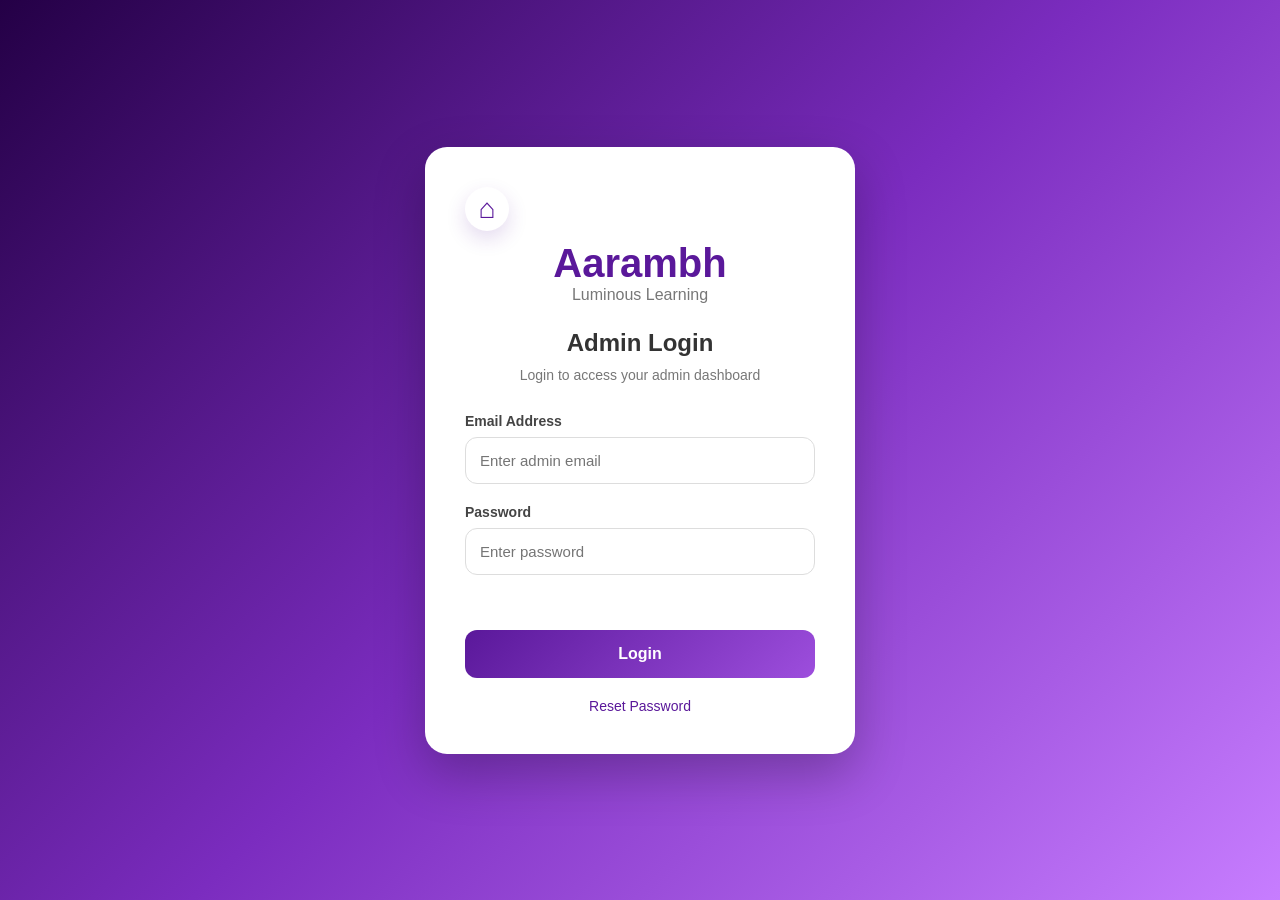
<file: frontend/login.html>
<!DOCTYPE html>
<html lang="en">

<head>

<meta charset="UTF-8">
<meta name="viewport" content="width=device-width, initial-scale=1.0">

<title>Aarambh Luminous Learning | Admin Login</title>

<link rel="stylesheet" href="login.css">

</head>


<body>


<div class="login-container">


    <div class="login-box">

        <a
        href="index.html"
        class="home-nav-btn"
        aria-label="Go to home page"
        title="Home">
            &#8962;
        </a>


        <div class="logo-section">

            <h1>Aarambh</h1>

            <p>
                Luminous Learning
            </p>

        </div>



        <h2>
            Admin Login
        </h2>


        <p class="login-text">
            Login to access your admin dashboard
        </p>




        <form id="loginForm">



            <div class="input-group">

                <label>
                    Email Address
                </label>


                <input 
                type="email"
                id="email"
                placeholder="Enter admin email"
                required>


            </div>





            <div class="input-group">


                <label>
                    Password
                </label>


                <input
                type="password"
                id="password"
                placeholder="Enter password"
                required>


            </div>





            <p id="errorMessage"></p>




            <button 
            type="submit"
            class="login-btn">

                Login

            </button>





            <a href="reset-password.html"
               class="reset-password">

                Reset Password


            </a>



        </form>



    </div>


</div>





<script src="login.js"></script>


</body>

</html>
</file>
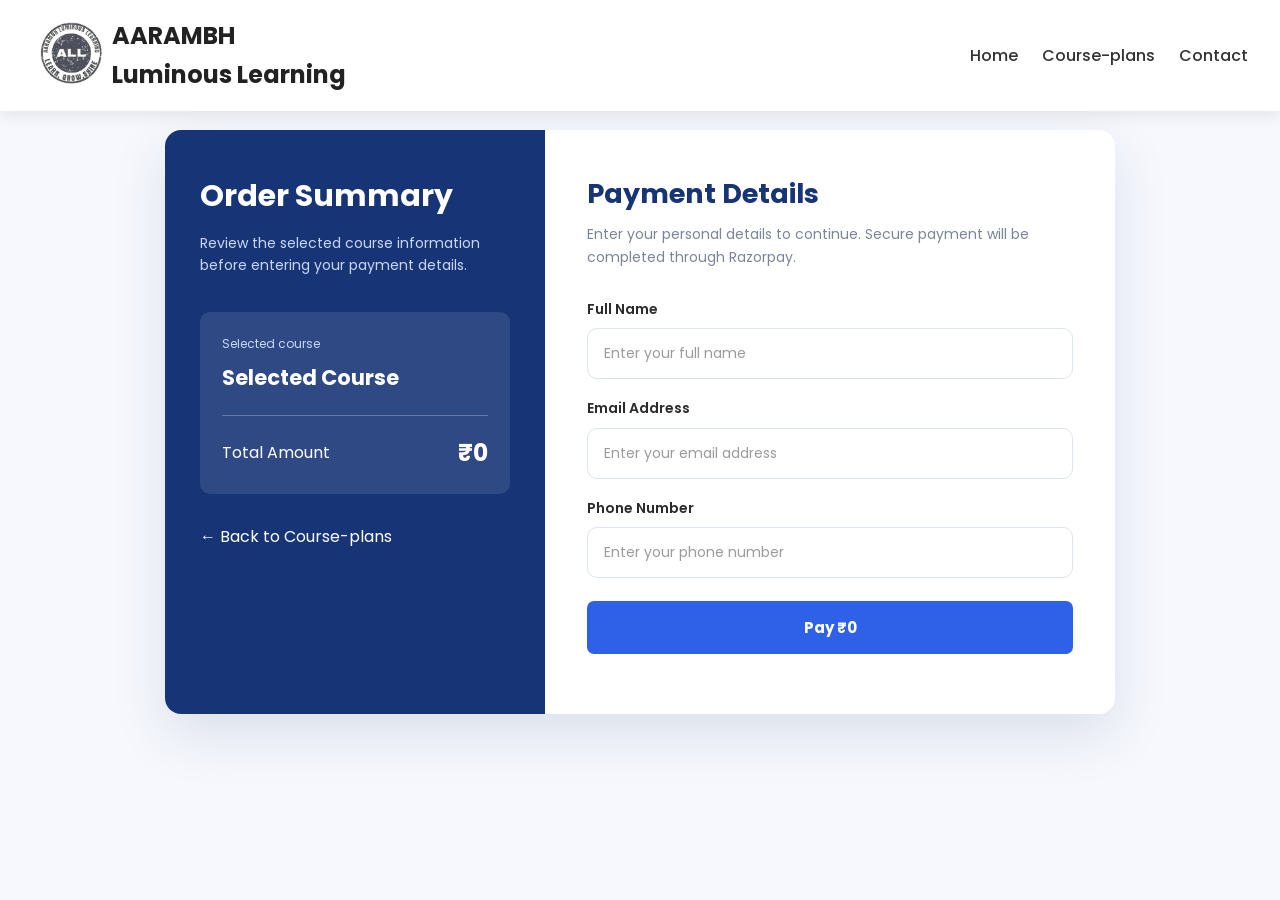
<file: frontend/payment.html>
<!DOCTYPE html>
<html lang="en">

<head>
    <meta charset="UTF-8">

    <meta
            name="viewport"
            content="width=device-width, initial-scale=1.0"
    >

    <title>
        Payment Details - Aarambh Luminous Learning
    </title>

    <link rel="stylesheet" href="style.css">

    <link rel="preconnect" href="https://fonts.googleapis.com">

    <link
            href="https://fonts.googleapis.com/css2?family=Poppins:wght@300;400;500;600;700;800&display=swap"
            rel="stylesheet"
    >

    <link
            rel="stylesheet"
            href="https://cdnjs.cloudflare.com/ajax/libs/font-awesome/6.5.2/css/all.min.css"
    >
</head>

<body>

<header>

    <nav class="navbar">

        <div class="logo">

            <a href="index.html">

                <img
                        src="logo.jpg"
                        alt="Aarambh Luminous Learning Logo"
                >

            </a>

            <p>
                AARAMBH <br>
                Luminous Learning
            </p>

        </div>

        <ul class="nav-links">

            <li>
                <a href="index.html#index">
                    Home
                </a>
            </li>

            <li>
                <a href="index.html#plans">
                    Course-plans
                </a>
            </li>

            <li>
                <a href="index.html#contact">
                    Contact
                </a>
            </li>

        </ul>

        <button
                class="menu-btn"
                type="button"
                aria-label="Open navigation menu"
        >
            <i class="fa fa-bars"></i>
        </button>

    </nav>

</header>


<main class="payment-page">

    <div class="payment-wrapper">

        <section class="order-summary">

            <h1>
                Order Summary
            </h1>

            <p class="order-summary-description">

                Review the selected course information before
                entering your payment details.

            </p>

            <div class="order-course-box">

                <p class="order-label">
                    Selected course
                </p>

                <h2 id="selectedCourseName">
                    Course Name
                </h2>

                <div class="order-price-row">

                    <span>
                        Total Amount
                    </span>

                    <strong id="selectedCoursePrice">
                        ₹0
                    </strong>

                </div>

            </div>

            <a
                    href="index.html#plans"
                    class="back-link"
            >
                ← Back to Course-plans
            </a>

        </section>


        <section class="payment-form-section">

            <h2>
                Payment Details
            </h2>

            <p class="payment-form-description">

                Enter your personal details to continue.
                Secure payment will be completed through Razorpay.

            </p>

            <form
                    class="payment-form"
                    id="paymentForm"
            >

                <div class="form-group">

                    <label for="fullName">
                        Full Name
                    </label>

                    <input
                            type="text"
                            id="fullName"
                            placeholder="Enter your full name"
                            required
                    >

                </div>


                <div class="form-group">

                    <label for="email">
                        Email Address
                    </label>

                    <input
                            type="email"
                            id="email"
                            placeholder="Enter your email address"
                            required
                    >

                </div>


                <div class="form-group">

                    <label for="phone">
                        Phone Number
                    </label>

                    <input
                            type="tel"
                            id="phone"
                            placeholder="Enter your phone number"
                            maxlength="10"
                            required
                    >

                </div>


                <button
                        type="submit"
                        class="pay-button"
                        id="payButton"
                >
                    Pay Now
                </button>


                <p
                        class="payment-message"
                        id="paymentMessage"
                ></p>

            </form>

        </section>

    </div>

</main>


<!-- Razorpay Checkout Library -->
<script src="https://checkout.razorpay.com/v1/checkout.js"></script>


<script>

    // =====================================================
    // COURSE DETAILS
    // =====================================================

    const urlParameters =
        new URLSearchParams(window.location.search);

    const courseName =
        urlParameters.get("course") || "Selected Course";

    const coursePrice =
        urlParameters.get("price") || "0";

    const USE_LOCAL_BACKEND =
        window.location.protocol === "file:" ||
        ["5500", "5173", "3000"].includes(window.location.port);
    const API_BASE_URL =
        USE_LOCAL_BACKEND
            ? "http://localhost:8080/api"
            : "/api";


    // =====================================================
    // PAGE ELEMENTS
    // =====================================================

    const selectedCourseName =
        document.getElementById("selectedCourseName");

    const selectedCoursePrice =
        document.getElementById("selectedCoursePrice");

    const paymentForm =
        document.getElementById("paymentForm");

    const payButton =
        document.getElementById("payButton");

    const paymentMessage =
        document.getElementById("paymentMessage");

    const fullNameInput =
        document.getElementById("fullName");

    const emailInput =
        document.getElementById("email");

    const phoneInput =
        document.getElementById("phone");

    // =====================================================
    // DISPLAY COURSE AND PRICE
    // =====================================================

    function formatPrice(price) {

        const amount =
            Number(price || 0);

        return "₹" +
            amount.toLocaleString("en-IN");
    }


    selectedCourseName.textContent =
        courseName;

    selectedCoursePrice.textContent =
        formatPrice(coursePrice);

    payButton.textContent =
        "Pay " + formatPrice(coursePrice);


    // =====================================================
    // FIELD FORMATTING
    // =====================================================


    phoneInput.addEventListener(
        "input",
        function () {

            phoneInput.value =
                phoneInput.value
                    .replace(/\D/g, "")
                    .substring(0, 10);
        }
    );


    // =====================================================
    // PAYMENT SUBMIT
    // =====================================================

    paymentForm.addEventListener(
        "submit",
        async function (event) {

            event.preventDefault();

            clearPaymentMessage();


            const fullName =
                fullNameInput.value.trim();

            const email =
                emailInput.value.trim();

            const phone =
                phoneInput.value.trim();

            const amount =
                Number(coursePrice);


            // =================================================
            // VALIDATION
            // =================================================

            if (fullName === "") {

                showPaymentError(
                    "Please enter your full name."
                );

                fullNameInput.focus();

                return;
            }


            const emailPattern =
                /^[^\s@]+@[^\s@]+\.[^\s@]+$/;

            if (!emailPattern.test(email)) {

                showPaymentError(
                    "Please enter a valid email address."
                );

                emailInput.focus();

                return;
            }


            const phonePattern =
                /^[6-9][0-9]{9}$/;

            if (!phonePattern.test(phone)) {

                showPaymentError(
                    "Please enter a valid 10-digit Indian mobile number."
                );

                phoneInput.focus();

                return;
            }


            if (
                Number.isNaN(amount) ||
                amount <= 0
            ) {

                showPaymentError(
                    "Invalid course amount."
                );

                return;
            }


            if (typeof Razorpay === "undefined") {

                showPaymentError(
                    "Razorpay Checkout could not load. Check your internet connection."
                );

                return;
            }


            const originalButtonText =
                payButton.textContent;


            payButton.disabled = true;

            payButton.textContent =
                "Creating Order...";


            try {

                // =============================================
                // CREATE RAZORPAY ORDER FROM BACKEND
                // =============================================

                const orderResponse =
                    await fetch(
                        API_BASE_URL + "/payments/create-order",
                        {
                            method: "POST",

                            headers: {
                                "Content-Type":
                                    "application/json"
                            },

                            body: JSON.stringify({

                                fullName: fullName,

                                email: email,

                                phone: phone,

                                courseName: courseName,

                                amount: amount
                            })
                        }
                    );


                const orderData =
                    await readResponse(orderResponse);


                if (!orderResponse.ok) {

                    throw new Error(
                        orderData.message ||
                        orderData.error ||
                        "Unable to create payment order."
                    );
                }


                const razorpayContact =
                    formatRazorpayContact(
                        orderData.phone || phone
                    );


                // =============================================
                // RAZORPAY CHECKOUT
                // =============================================

                const razorpayOptions = {

                    key:
                        orderData.razorpayKeyId,

                    amount:
                        orderData.amountInPaise,

                    currency:
                        orderData.currency,

                    name:
                        orderData.companyName,

                    description:
                        orderData.courseName,

                    order_id:
                        orderData.razorpayOrderId,


                    handler:
                        async function (
                            razorpayResponse
                        ) {

                            await verifyPayment(
                                razorpayResponse,
                                orderData
                            );
                        },


                    prefill: {

                        name:
                            orderData.fullName,

                        email:
                        orderData.email,

                        contact:
                            razorpayContact
                    },


                    readonly: {

                        email:
                            true,

                        contact:
                            true
                    },


                    notes: {

                        course_name:
                            orderData.courseName,

                        payment_record_id:
                            String(
                                orderData.paymentRecordId
                            )
                    },


                    theme: {

                        color:
                            "#2f61e8"
                    },


                    modal: {

                        ondismiss:
                            function () {

                                showPaymentError(
                                    "Payment window was closed."
                                );

                                resetPaymentButton(
                                    originalButtonText
                                );
                            }
                    }
                };


                const razorpayCheckout =
                    new Razorpay(razorpayOptions);


                razorpayCheckout.on(
                    "payment.failed",
                    function (failureResponse) {

                        const description =
                            failureResponse.error &&
                            failureResponse.error.description
                                ? failureResponse.error.description
                                : "Payment failed. Please try again.";


                        showPaymentError(description);


                        resetPaymentButton(
                            originalButtonText
                        );
                    }
                );


                razorpayCheckout.open();


                payButton.textContent =
                    "Complete Payment";


            } catch (error) {

                console.error(
                    "Payment order error:",
                    error
                );


                showPaymentError(
                    error.message ||
                    "Unable to start payment."
                );


                resetPaymentButton(
                    originalButtonText
                );
            }
        }
    );


    // =====================================================
    // VERIFY RAZORPAY PAYMENT
    // =====================================================

    async function verifyPayment(
        razorpayResponse,
        orderData
    ) {

        payButton.disabled = true;

        payButton.textContent =
            "Verifying Payment...";


        try {

            const verificationResponse =
                await fetch(
                    API_BASE_URL + "/payments/verify",
                    {
                        method: "POST",

                        headers: {
                            "Content-Type":
                                "application/json"
                        },

                        body: JSON.stringify({

                            razorpayOrderId:
                                razorpayResponse
                                    .razorpay_order_id,

                            razorpayPaymentId:
                                razorpayResponse
                                    .razorpay_payment_id,

                            razorpaySignature:
                                razorpayResponse
                                    .razorpay_signature
                        })
                    }
                );


            const verificationData =
                await readResponse(
                    verificationResponse
                );


            if (
                !verificationResponse.ok ||
                !verificationData.verified
            ) {

                throw new Error(
                    verificationData.message ||
                    "Payment verification failed."
                );
            }


            paymentMessage.style.color =
                "#159652";

            paymentMessage.textContent =
                "Payment completed and verified successfully. Payment ID: " +
                verificationData.razorpayPaymentId;


            alert(
                "Payment Successful!\n\n" +
                "Course: " +
                orderData.courseName +
                "\n" +
                "Amount: " +
                formatPrice(orderData.amount) +
                "\n" +
                "Payment ID: " +
                verificationData.razorpayPaymentId
            );


            paymentForm.reset();


            payButton.disabled = true;

            payButton.textContent =
                "Payment Completed";


        } catch (error) {

            console.error(
                "Payment verification error:",
                error
            );


            showPaymentError(
                error.message ||
                "Payment was made, but verification failed. Please contact support."
            );


            payButton.disabled = false;

            payButton.textContent =
                "Retry Payment";
        }
    }


    // =====================================================
    // RESPONSE READER
    // =====================================================

    function formatRazorpayContact(phoneValue) {

        const digits =
            String(phoneValue || "")
                .replace(/\D/g, "");

        const tenDigitPhone =
            digits.length > 10
                ? digits.slice(-10)
                : digits;

        return "+91" + tenDigitPhone;
    }


    // =====================================================
    // RESPONSE READER
    // =====================================================

    async function readResponse(response) {

        const contentType =
            response.headers.get(
                "content-type"
            ) || "";


        if (
            contentType.includes(
                "application/json"
            )
        ) {

            return await response.json();
        }


        const text =
            await response.text();


        return {
            message: text
        };
    }


    // =====================================================
    // MESSAGE HELPERS
    // =====================================================

    function clearPaymentMessage() {

        paymentMessage.textContent = "";
    }


    function showPaymentError(message) {

        paymentMessage.style.color =
            "#dc2626";

        paymentMessage.textContent =
            message;
    }


    function resetPaymentButton(
        buttonText
    ) {

        payButton.disabled = false;

        payButton.textContent =
            buttonText;
    }


    // =====================================================
    // MOBILE MENU
    // =====================================================

    const menu =
        document.querySelector(".menu-btn");

    const nav =
        document.querySelector(".nav-links");


    if (menu && nav) {

        menu.addEventListener(
            "click",
            function () {

                nav.classList.toggle("active");
            }
        );


        nav
            .querySelectorAll("a")
            .forEach(function (link) {

                link.addEventListener(
                    "click",
                    function () {

                        nav.classList.remove(
                            "active"
                        );
                    }
                );
            });
    }

</script>

</body>

</html>
</file>
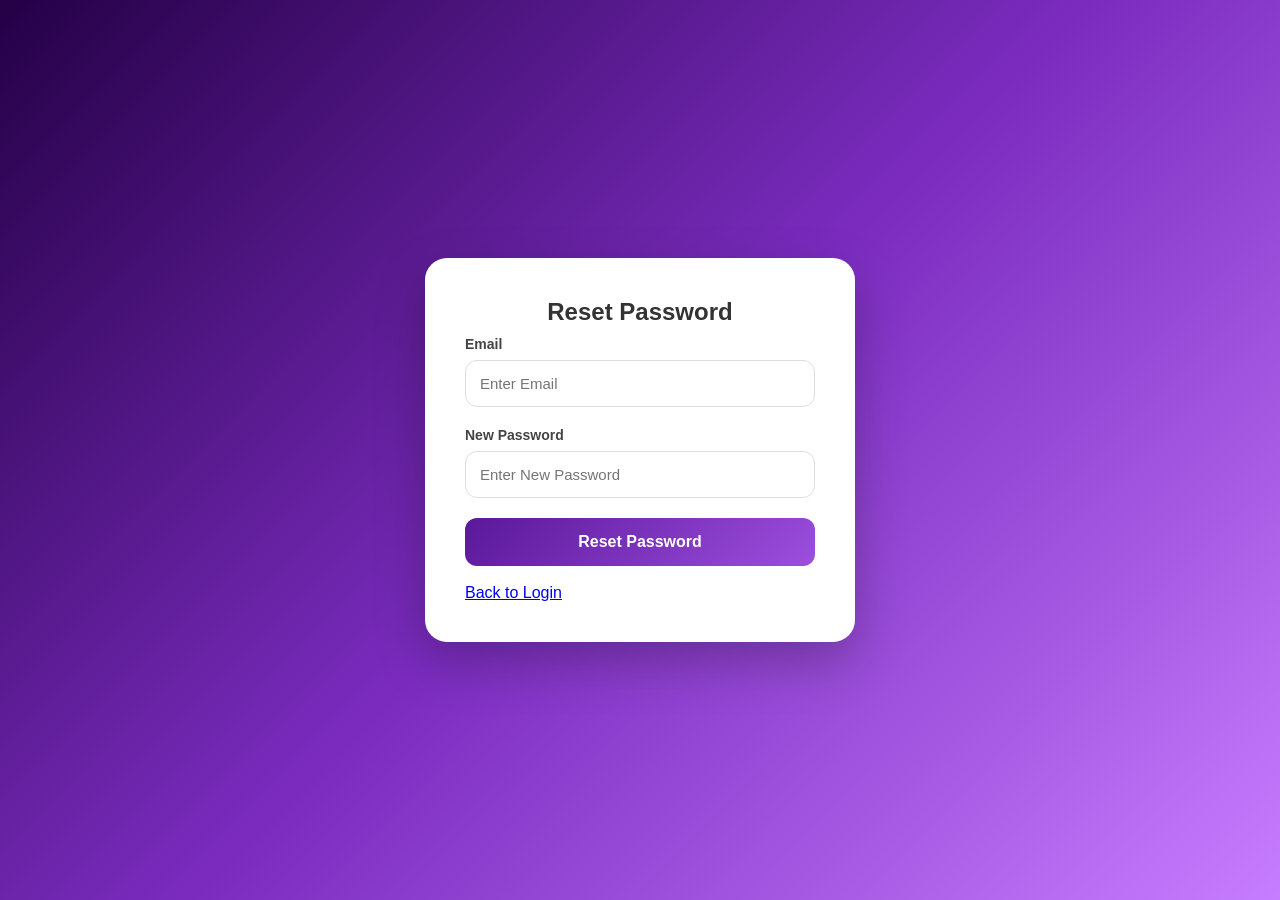
<file: frontend/reset-password.html>
<!DOCTYPE html>
<html lang="en">
<head>
    <meta charset="UTF-8">
    <meta name="viewport" content="width=device-width, initial-scale=1.0">
    <title>Reset Password</title>

    <link rel="stylesheet" href="login.css">
</head>
<body>

<div class="login-container">

    <div class="login-box">

        <h2>Reset Password</h2>

        <form id="resetForm">

            <div class="input-group">
                <label>Email</label>
                <input
                        type="email"
                        id="email"
                        placeholder="Enter Email"
                        required>
            </div>

            <div class="input-group">
                <label>New Password</label>
                <input
                        type="password"
                        id="newPassword"
                        placeholder="Enter New Password"
                        required>
            </div>

            <button type="submit" class="login-btn">
                Reset Password
            </button>

            <p id="message"></p>

            <br>

            <a href="login.html">Back to Login</a>

        </form>

    </div>

</div>

<script src="reset-password.js"></script>

</body>
</html>
</file>
<file: frontend/login.css>
/* =====================================
   AARAMBH LUMINOUS LEARNING
   ADMIN LOGIN CSS
===================================== */


*{

    margin:0;
    padding:0;
    box-sizing:border-box;
    font-family:"Poppins",sans-serif;

}



body{

    min-height:100vh;

    display:flex;

    justify-content:center;

    align-items:center;

    background:
    linear-gradient(
        135deg,
        #240046,
        #7b2cbf,
        #c77dff
    );

}


/* HOME NAVIGATION */

.home-nav-btn{

    width:44px;

    height:44px;

    display:flex;

    align-items:center;

    justify-content:center;

    border-radius:50%;

    background:white;

    color:#5a189a;

    text-decoration:none;

    font-size:28px;

    font-weight:700;

    line-height:1;

    box-shadow:
    0 8px 20px rgba(90,24,154,0.16);

    transition:0.3s;

    margin-bottom:10px;

}



.home-nav-btn:hover{

    transform:translateY(-2px);

    background:#f7efff;

}



/* MAIN CONTAINER */

.login-container{

    width:100%;

    padding:20px;

}



/* LOGIN CARD */

.login-box{

    width:100%;

    max-width:430px;

    margin:auto;

    background:white;

    padding:40px;

    border-radius:22px;

    box-shadow:
    0 20px 50px rgba(0,0,0,0.25);

}



/* LOGO */

.logo-section{

    text-align:center;

    margin-bottom:25px;

}



.logo-section h1{

    font-size:40px;

    color:#5a189a;

    font-weight:700;

}



.logo-section p{

    color:#777;

    font-size:16px;

}





/* HEADING */


.login-box h2{

    text-align:center;

    color:#333;

    margin-bottom:10px;

}



.login-text{

    text-align:center;

    color:#777;

    margin-bottom:30px;

    font-size:14px;

}





/* INPUT */

.input-group{

    margin-bottom:20px;

}



.input-group label{

    display:block;

    margin-bottom:8px;

    color:#444;

    font-size:14px;

    font-weight:600;

}



.input-group input{


    width:100%;

    padding:14px;

    border-radius:12px;

    border:1px solid #ddd;

    outline:none;

    font-size:15px;

    transition:0.3s;

}



.input-group input:focus{


    border-color:#7b2cbf;

    box-shadow:
    0 0 10px rgba(123,44,191,0.25);

}






/* ERROR MESSAGE */

#errorMessage{

    text-align:center;

    color:red;

    font-size:14px;

    min-height:20px;

    margin-bottom:15px;

}







/* LOGIN BUTTON */


.login-btn{


    width:100%;

    padding:15px;

    border:none;

    border-radius:12px;

    background:
    linear-gradient(
        135deg,
        #5a189a,
        #9d4edd
    );

    color:white;

    font-size:16px;

    font-weight:600;

    cursor:pointer;

    transition:0.3s;

}



.login-btn:hover{


    transform:translateY(-3px);

    box-shadow:
    0 12px 25px rgba(90,24,154,0.35);


}







/* RESET PASSWORD */


.reset-password{


    display:block;

    text-align:center;

    margin-top:20px;

    text-decoration:none;

    color:#5a189a;

    font-size:14px;


}



.reset-password:hover{

    text-decoration:underline;

}


@media(min-width:1800px){

    body{

        font-size:18px;

    }



    .login-container{

        padding:48px;

    }



    .login-box{

        max-width:560px;

        padding:56px;

        border-radius:26px;

    }



    .home-nav-btn{

        width:54px;

        height:54px;

        font-size:34px;

        margin-bottom:18px;

    }



    .logo-section{

        margin-bottom:34px;

    }



    .logo-section h1{

        font-size:52px;

    }



    .logo-section p,
    .login-text,
    .input-group label,
    #errorMessage,
    .reset-password{

        font-size:17px;

    }



    .login-box h2{

        font-size:30px;

    }



    .login-text{

        margin-bottom:38px;

    }



    .input-group{

        margin-bottom:26px;

    }



    .input-group input{

        padding:18px;

        font-size:18px;

    }



    .login-btn{

        padding:18px;

        font-size:19px;

    }

}






/* MOBILE */

@media(max-width:500px){


.home-nav-btn{

    width:40px;

    height:40px;

    font-size:25px;

}


.login-box{

    padding:30px 20px;

}


.logo-section h1{

    font-size:32px;

}


}
</file>
<file: frontend/style.css>
* {
    margin: 0;
    padding: 0;
    box-sizing: border-box;
    font-family: Poppins, sans-serif;
}

body {
    background: #f7f9fc;
    color: #222;
    line-height: 1.6;
    overflow-x: hidden;
}

html {
    scroll-behavior: smooth;
    scroll-padding-top: 110px;
}

img {
    max-width: 100%;
}

header {
    position: fixed;
    width: 100%;
    background: white;
    box-shadow: 0 5px 15px rgba(0, 0, 0, .08);
    z-index: 1000;
    top: 0;
}

.logo {
    display: flex;
    align-items: center;
    font-size: 24px;
    font-weight: bold;
}

.logo img {
    height: 80px;
    width: auto;
}



.navbar {
    display: flex;
    justify-content: space-between;
    align-items: center;
    max-width: 1280px;
    margin: 0 auto;
    padding: 10px 32px;
}

.nav-links {
    display: flex;
    list-style: none;
    align-items: center;
    gap: 24px;
}

.nav-links a {
    text-decoration: none;
    color: #333;
    font-weight: 500;
    transition: .3s;
}

.book-btn {
    background: #6F2DBD;
    color: #fff!important;
    padding: 10px 22px;
    border-radius: 30px;
    transition: .3s;
}

.book-btn:hover{
background:#003f9e;
}

.nav-links a:hover {
    color: #6F2DBD;
}


.btn {
    background: #2154ff;
    color: white;
    padding: 12px 24px;
    border-radius: 8px;
    text-decoration: none;
    display: inline-flex;
    align-items: center;
    justify-content: center;
}

.btn-outline {
    padding: 12px 24px;
    border: 2px solid #2154ff;
    border-radius: 8px;
    text-decoration: none;
    color: #2154ff;
    margin-left: 10px;
    display: inline-flex;
    align-items: center;
    justify-content: center;
}

.menu-btn {
    display: none;
    align-items: center;
    justify-content: center;
    width: 44px;
    height: 44px;
    border: none;
    color: #173273;
    background: transparent;
    font-size: 25px;
    cursor: pointer;
}

/* Hero */

.hero {
    width: min(1200px, calc(100% - 48px));
    max-width: 1200px;
    margin: 130px auto 80px;
    display: grid;
    grid-template-columns: 1fr 1fr;
    gap: 60px;
    align-items: center;
}

.tag {
    background: #eef4ff;
    display: inline-block;
    padding: 8px 18px;
    border-radius: 20px;
    color: #2154ff;
    margin-bottom: 20px;
}

.hero h1 {
    font-size: 56px;
    line-height: 1.1;
    font-weight: 800;
    margin-bottom: 20px;
}

.hero span {
    color: #d49b32;
}

.hero p {
    color: #666;
    margin-bottom: 30px;
}

.hero-image {
    position: relative;
}

.hero-image img {
    width: 100%;
    border-radius: 20px;
}

.hero-image-caption {
    margin: 14px 0 0;
    color: #173273;
    font-size: 18px;
    font-weight: 700;
    text-align: center;
}

.floating-card {
    position: absolute;
    left: -20px;
    bottom: 54px;
    background: white;
    padding: 15px;
    display: flex;
    gap: 12px;
    align-items: center;
    border-radius: 15px;
    box-shadow: 0 10px 30px rgba(0, 0, 0, .15);
}

.stats {
    width: min(1200px, calc(100% - 48px));
    max-width: 1200px;
    margin: 0 auto;
    display: grid;
    grid-template-columns: repeat(4, 1fr);
    gap: 20px;
}

.card {
    background: white;
    padding: 35px;
    text-align: center;
    border-radius: 15px;
    box-shadow: 0 5px 20px rgba(0, 0, 0, .08);
}

.card h2 {
    color: #2154ff;
}

.about,
.services {
    width: min(1200px, calc(100% - 48px));
    max-width: 1200px;
    margin: 90px auto;
    text-align: center;
}

.section-tag {
    display: inline-block;
    padding: 8px 20px;
    background: #eef4ff;
    color: #2154ff;
    border-radius: 20px;
    margin-bottom: 15px;
}

.about .section-tag,
.services .section-tag,
.course-section .section-tag,
.gallery-label,
.testimonial-label,
.contact-section .badge {
    padding: 12px 28px;
    border: 2px solid rgba(33, 84, 255, 0.18);
    background: #dfeaff;
    color: #173273;
    font-size: 18px;
    font-weight: 800;
    letter-spacing: 0;
    text-transform: uppercase;
    box-shadow: 0 8px 22px rgba(33, 84, 255, 0.14);
    transition: transform 0.3s ease, box-shadow 0.3s ease, background-color 0.3s ease, color 0.3s ease;
}

.about .section-tag:hover,
.services .section-tag:hover,
.course-section .section-tag:hover,
.gallery-label:hover,
.testimonial-label:hover,
.contact-section .badge:hover {
    background: #2154ff;
    color: #ffffff;
    box-shadow: 0 14px 34px rgba(33, 84, 255, 0.28);
    transform: translateY(-3px) scale(1.04);
}

.section-text {
    margin: 20px auto;
    max-width: 700px;
    color: #666;
}

.about .section-text {
    max-width: 1100px;
    margin: 24px auto 0;
    text-align: justify;
    text-align-last: center;
    line-height: 1.85;
}

.about-grid {
    display: grid;
    grid-template-columns: repeat(3, 1fr);
    gap: 25px;
    margin-top: 50px;
}

.info-card {
    background: white;
    padding: 30px;
    border-radius: 18px;
    box-shadow: 0 8px 20px rgba(0, 0, 0, .08);
    text-align: left;
}

.info-card i {
    font-size: 35px;
    color: #2154ff;
    margin-bottom: 15px;
}

.choose {
    width: min(1200px, calc(100% - 48px));
    max-width: 1200px;
    margin: 80px auto;
    display: grid;
    grid-template-columns: 1fr 1fr;
    gap: 50px;
    align-items: center;
}

.choose-image {
    position: relative;
    border: 8px solid #8a5c36;
    border-radius: 18px;
    overflow: hidden;
    background: #3b2819;
    box-shadow:
        inset 0 0 0 2px rgba(255, 235, 190, 0.28),
        0 24px 60px rgba(26, 31, 47, 0.2);
}

.choose-image::after {
    content: "";
    position: absolute;
    inset: 0;
    z-index: 1;
    background:
        linear-gradient(90deg, rgba(0, 0, 0, 0.48), rgba(0, 0, 0, 0.08) 56%, rgba(0, 0, 0, 0.34)),
        radial-gradient(circle at 42% 45%, rgba(255, 255, 255, 0.12), transparent 40%);
    pointer-events: none;
}

.choose-image img {
    display: block;
    width: 100%;
    min-height: 380px;
    object-fit: cover;
}

.choose-image-text {
    position: absolute;
    left: 6%;
    right: 6%;
    top: 50%;
    transform: translateY(-50%);
    z-index: 2;
    padding: 18px 0;
    border-top: 1px solid rgba(255, 255, 255, 0.26);
    border-bottom: 1px solid rgba(255, 255, 255, 0.26);
    background:
        linear-gradient(90deg, rgba(5, 32, 25, 0.78), rgba(20, 79, 58, 0.58), rgba(5, 32, 25, 0.78));
    color: #fff8dc;
    overflow: hidden;
    text-shadow:
        0 2px 8px rgba(0, 0, 0, 0.72),
        0 0 12px rgba(255, 255, 255, 0.2);
    box-shadow:
        0 12px 30px rgba(0, 0, 0, 0.22),
        inset 0 0 24px rgba(255, 255, 255, 0.08);
}

.choose-scroll-track {
    display: inline-flex;
    align-items: center;
    gap: 42px;
    min-width: max-content;
    white-space: nowrap;
    animation: chooseTextScroll 20s linear infinite;
}

.choose-scroll-track span {
    position: relative;
    font-size: 25px;
    line-height: 1.35;
    font-weight: 700;
    letter-spacing: 0;
}

.choose-scroll-track span::after {
    content: "";
    position: absolute;
    top: 50%;
    right: -25px;
    width: 8px;
    height: 8px;
    border-radius: 50%;
    background: rgba(255, 248, 220, 0.82);
    transform: translateY(-50%);
}

@keyframes chooseTextScroll {
    0% {
        transform: translateX(0);
    }

    100% {
        transform: translateX(-50%);
    }
}

.choose ul {
    margin: 25px 0;
    list-style: none;
}

.choose li {
    margin: 15px 0;
}

.choose i {
    color: #28b463;
}

.service-grid {
    display: grid;
    grid-template-columns: repeat(3, 1fr);
    gap: 25px;
    margin-top: 60px;
}

.service-card {
    background: white;
    padding: 35px;
    text-align: left;
    border-radius: 20px;
    box-shadow: 0 8px 20px rgba(0, 0, 0, .08);
    display: flex;
    flex-direction: column;
}

.service-card i {
    font-size: 45px;
    color: #2154ff;
    margin-bottom: 20px;
}

.service-card ul {
    margin: 20px;
    color: #555;
}

.service-card a {
    text-decoration: none;
    color: #2154ff;
    font-weight: 600;
}

/* gallery */

/* Main gallery page */

.gallery-page {
  min-height: 100vh;
  padding: 70px 24px;
}

/* Light gallery background box */

.gallery-section {
  width: 100%;
  max-width: 1240px;
  margin: 0 auto;
  padding: 55px clamp(24px, 6vw, 80px) 80px;
  background-color: #f8f9fd;
}

/* Gallery heading */

.gallery-heading {
  max-width: 700px;
  margin: 0 auto 55px;
  text-align: center;
}

.gallery-label {
  display: inline-block;
  margin-bottom: 13px;
  padding: 12px 28px;
  border: 2px solid rgba(33, 84, 255, 0.18);
  border-radius: 20px;
  color: #173273;
  background-color: #dfeaff;
  font-size: 18px;
  font-weight: 800;
  letter-spacing: 0;
  text-transform: uppercase;
  box-shadow: 0 8px 22px rgba(33, 84, 255, 0.14);
  transition: transform 0.3s ease, box-shadow 0.3s ease, background-color 0.3s ease, color 0.3s ease;
}

.gallery-heading h1 {
  margin-bottom: 14px;
  color: #173273;
  font-size: 35px;
  line-height: 1.2;
}

.gallery-heading p {
  max-width: 650px;
  margin: 0 auto;
  color: #788296;
  font-size: 15px;
  line-height: 1.7;
}

/* Image grid */

.gallery-grid {
  display: grid;
  grid-template-columns: repeat(3, 1fr);
  gap: 14px;
  max-width: 1000px;
  margin: 0 auto;
}

/* Individual gallery image box */

.gallery-item {
  height: 245px;
  overflow: hidden;
  border-radius: 10px;
  background-color: #e8ebf1;
  cursor: pointer;
}

/* Gallery image */

.gallery-item img {
  width: 100%;
  height: 100%;
  display: block;
  object-fit: cover;
  transition:
    transform 0.4s ease,
    filter 0.4s ease;
}

/* Hover effect */

.gallery-item:hover img {
  transform: scale(1.07);
  filter: brightness(0.88);
}

/* Image preview modal */

.image-modal {
  position: fixed;
  inset: 0;
  z-index: 1000;
  display: none;
  align-items: center;
  justify-content: center;
  padding: 30px;
  background-color: rgba(8, 18, 42, 0.88);
}

.image-modal.show {
  display: flex;
}

.modal-image {
  display: block;
  max-width: 90%;
  max-height: 85vh;
  border-radius: 10px;
  object-fit: contain;
  box-shadow: 0 25px 80px rgba(0, 0, 0, 0.4);
  animation: imageOpen 0.3s ease;
}

@keyframes imageOpen {
  from {
    opacity: 0;
    transform: scale(0.94);
  }

  to {
    opacity: 1;
    transform: scale(1);
  }
}

/* Modal close button */

.modal-close {
  position: fixed;
  top: 20px;
  right: 30px;
  border: none;
  color: #ffffff;
  background-color: transparent;
  font-size: 42px;
  line-height: 1;
  cursor: pointer;
}

.modal-close:hover {
  color: #a9c1ff;
}

/* publications */

.publications-section{

    padding:32px 24px 72px;
    background:#f8f9fd;

}

.publications-section .section-heading,
.publication-grid {
    width:min(1180px,calc(100% - 48px));
    margin-left:auto;
    margin-right:auto;
}

.publications-section .section-heading {
    display:block;
    text-align:center;
    margin-bottom:55px;
}

.publications-section .section-heading h2 {
    margin-bottom:14px;
    color:#173273;
    font-size:35px;
    line-height:1.2;
}

.publications-section .section-heading p {
    max-width:650px;
    margin:0 auto;
    color:#788296;
    font-size:15px;
    line-height:1.7;
}

.publication-grid{

    display:grid;
    grid-template-columns:repeat(3,minmax(0,1fr));
    align-items:stretch;
    gap:42px;
    margin-top:0;

}

.publication-card{

    background:#fff;
    border-radius:8px;
    overflow:hidden;
    display:flex;
    flex-direction:column;
    box-shadow:0 15px 40px rgba(0,0,0,.08);
    transition:.35s;

}

.publication-card:hover{

    transform:translateY(-8px);

}

.publication-image{

    position:relative;
    padding:12px;
    overflow:hidden;
    display:flex;
    align-items:center;
    justify-content:center;
    background:#eef2f8;

}

.publication-image img{

    width:100%;
    height:360px;
    border-radius:8px;
    object-fit:cover;
    object-position:center;
    transition:.4s;

}

.publication-card:hover img{

    transform:scale(1.05);

}

.overlay{

    position:absolute;
    inset:0;
    background:rgba(0,0,0,.55);

    display:flex;
    align-items:center;
    justify-content:center;

    opacity:0;

    transition:.3s;

}

.publication-card:hover .overlay{

    opacity:1;

}

.view-btn{

    padding:12px 24px;
    border:none;
    border-radius:6px;
    background:#2458dc;
    color:white;
    cursor:pointer;

}

.publication-content{

    padding:16px 12px 22px;
    flex:1;
    display:flex;
    flex-direction:column;
    align-items:flex-start;

}

.publication-type{

    background:#eaf2ff;
    color:#2458dc;

    padding:6px 14px;

    border-radius:30px;

    font-size:12px;

}

.publication-content h3{

    margin:18px 0 10px;
    color:#0f172a;
    font-size:22px;
    line-height:1.35;

}

.publication-content p{

    color:#666;
    font-size:17px;
    line-height:1.65;
    margin:0;

}

/* Popup */

.publication-modal{

    position:fixed;

    inset:0;

    background:rgba(0,0,0,.9);

    display:none;

    justify-content:center;

    align-items:center;

    z-index:999;

}

.publication-modal img{

    width:90%;
    max-width:900px;
    max-height:90vh;
    object-fit:contain;

}

.close{

    position:absolute;
    top:30px;
    right:40px;

    color:white;

    font-size:45px;

    cursor:pointer;

}

/* course */

/* Main section */

.course-section {
  min-height: 100vh;
  padding: 80px 24px;
}

.section-heading {
  max-width: 720px;
  margin: 0 auto 45px;
  text-align: center;
}

.course-section .section-heading .section-tag {
  display: inline-block;
  margin-bottom: 12px;
  padding: 6px 14px;
  border-radius: 20px;
  color: #2f61cf;
  background-color: #e7f0ff;
  font-size: 12px;
  font-weight: 700;
}

.section-heading h1 {
  margin-bottom: 14px;
  color: #173476;
  font-size: 38px;
}

.section-heading p {
  color: #7a8499;
  font-size: 16px;
  line-height: 1.7;
}

/* Course cards */

.course-container {
  display: grid;
  grid-template-columns: repeat(2, minmax(280px, 390px));
  justify-content: center;
  align-items: stretch;
  gap: 25px;
  max-width: 900px;
  margin: 0 auto;
}

.course-scroll-text {
  max-width: 900px;
  margin: 32px auto 18px;
  padding: 16px 0;
  overflow: hidden;
  border-top: 1px solid rgba(47, 97, 232, 0.18);
  border-bottom: 1px solid rgba(47, 97, 232, 0.18);
  background: #f7faff;
  color: #173476;
  border-radius: 12px;
}

.course-scroll-text .choose-scroll-track {
  animation-duration: 34s;
}

.course-scroll-text .choose-scroll-track span {
  font-size: 18px;
  font-weight: 800;
}

.course-scroll-text .choose-scroll-track span::after {
  background: rgba(47, 97, 232, 0.5);
}

.course-card {
  position: relative;
  display: flex;
  flex-direction: column;
  min-height: 600px;
  padding: 32px;
  border: 1px solid #dce2ed;
  border-radius: 14px;
  background-color: #ffffff;
  box-shadow: 0 10px 30px rgba(24, 49, 110, 0.07);
  transition: 0.3s ease;
}

.course-card:hover {
  transform: translateY(-7px);
  box-shadow: 0 18px 40px rgba(24, 49, 110, 0.13);
}

.featured-card {
  border: 3px solid #2f61e8;
}

.popular-label {
  position: absolute;
  top: -15px;
  left: 50%;
  padding: 7px 18px;
  border-radius: 20px;
  color: #ffffff;
  background-color: #f1a313;
  font-size: 11px;
  font-weight: 700;
  white-space: nowrap;
  transform: translateX(-50%);
}

.course-category {
  display: block;
  margin-bottom: 10px;
  color: #ee9b12;
  font-size: 12px;
  font-weight: 700;
}

.course-card h2 {
  min-height: 58px;
  margin-bottom: 12px;
  color: #173476;
  font-size: 23px;
  line-height: 1.3;
}

.course-short-description {
  min-height: 95px;
  margin-bottom: 20px;
  color: #6f7990;
  font-size: 14px;
  line-height: 1.65;
}

/* Price */

.course-price {
  display: flex;
  align-items: baseline;
  margin-bottom: 25px;
  color: #263f7d;
}

.currency {
  margin-right: 4px;
  font-size: 22px;
  font-weight: 700;
}

.price {
  font-size: 33px;
  font-weight: 700;
}

.price-text {
  margin-left: 7px;
  color: #8b94a8;
  font-size: 12px;
}

/* Features */

.course-features {
  flex-grow: 1;
  margin-bottom: 28px;
  list-style: none;
}

.course-features li {
  position: relative;
  margin-bottom: 14px;
  padding-left: 24px;
  color: #667188;
  font-size: 14px;
  line-height: 1.4;
}

.course-features li::before {
  position: absolute;
  top: 0;
  left: 0;
  color: #32c776;
  font-size: 15px;
  font-weight: 700;
  content: "✓";
}

/* Card buttons */

.button-container {
  display: grid;
  grid-template-columns: 1fr 1fr;
  gap: 12px;
}

.view-button,
.buy-button,
.demo-consultation-button {
  min-height: 46px;
  padding: 12px 14px;
  border-radius: 7px;
  font-size: 14px;
  font-weight: 700;
  cursor: pointer;
  transition: 0.25s ease;
}

.view-button {
  border: 2px solid #3263e9;
  color: #2f5ed7;
  background-color: #ffffff;
}

.view-button:hover {
  color: #ffffff;
  background-color: #3263e9;
}

.buy-button,
.demo-consultation-button {
  border: 2px solid #3263e9;
  color: #ffffff;
  background-color: #3263e9;
}

.demo-consultation-button {
  display: flex;
  align-items: center;
  justify-content: center;
  grid-column: 1 / -1;
  text-align: center;
  text-decoration: none;
}

.buy-button:hover,
.demo-consultation-button:hover {
  border-color: #183fb7;
  background-color: #183fb7;
  transform: translateY(-2px);
}

.contact-text {
  margin-top: 25px;
  color: #7c8599;
  text-align: center;
  font-size: 13px;
}

.contact-text a {
  color: #2e5cd2;
  font-weight: 700;
  text-decoration: none;
}

/* Popup */

.modal-overlay {
  position: fixed;
  inset: 0;
  z-index: 1000;
  display: none;
  align-items: center;
  justify-content: center;
  padding: 20px;
  background-color: rgba(11, 24, 55, 0.68);
}

.modal-overlay.show {
  display: flex;
}

.course-modal {
  position: relative;
  width: 100%;
  max-width: 520px;
  padding: 38px;
  border-radius: 15px;
  background-color: #ffffff;
  box-shadow: 0 25px 70px rgba(0, 0, 0, 0.25);
  animation: openModal 0.3s ease;
}

@keyframes openModal {
  from {
    opacity: 0;
    transform: translateY(25px) scale(0.97);
  }

  to {
    opacity: 1;
    transform: translateY(0) scale(1);
  }
}

.close-modal {
  position: absolute;
  top: 13px;
  right: 18px;
  border: none;
  color: #6c758a;
  background-color: transparent;
  font-size: 30px;
  cursor: pointer;
}

.modal-tag {
  display: inline-block;
  margin-bottom: 12px;
  color: #ed9910;
  font-size: 12px;
  font-weight: 700;
  text-transform: uppercase;
}

.course-modal h2 {
  margin-bottom: 10px;
  color: #173476;
  font-size: 27px;
}

.modal-price {
  margin-bottom: 20px;
  color: #2f61e8;
  font-size: 23px;
  font-weight: 700;
}

.modal-description {
  margin-bottom: 28px;
  color: #69748a;
  font-size: 15px;
  line-height: 1.8;
}

.modal-buy-button {
  width: 100%;
  padding: 14px;
  border: none;
  border-radius: 7px;
  color: #ffffff;
  background-color: #2f61e8;
  font-size: 14px;
  font-weight: 700;
  cursor: pointer;
}

.modal-buy-button:hover {
  background-color: #193fb9;
}

/* Payment page */

.payment-page {
  min-height: 100vh;
  padding: 130px 20px 60px;
  background-color: #f6f8fd;
}

.payment-wrapper {
  display: grid;
  grid-template-columns: 0.8fr 1.2fr;
  max-width: 950px;
  margin: 0 auto;
  border-radius: 16px;
  overflow: hidden;
  background-color: #ffffff;
  box-shadow: 0 20px 55px rgba(27, 49, 100, 0.12);
}

.order-summary {
  padding: 42px 35px;
  color: #ffffff;
  background-color: #173476;
}

.order-summary h1 {
  margin-bottom: 12px;
  font-size: 30px;
}

.order-summary-description {
  margin-bottom: 35px;
  color: #cbd7f5;
  font-size: 14px;
  line-height: 1.6;
}

.order-course-box {
  padding: 22px;
  border-radius: 10px;
  background-color: rgba(255, 255, 255, 0.1);
}

.order-label {
  margin-bottom: 8px;
  color: #cbd7f5;
  font-size: 12px;
}

.order-course-box h2 {
  margin-bottom: 20px;
  font-size: 21px;
}

.order-price-row {
  display: flex;
  align-items: center;
  justify-content: space-between;
  padding-top: 18px;
  border-top: 1px solid rgba(255, 255, 255, 0.25);
}

.order-price-row strong {
  font-size: 24px;
}

.back-link {
  display: inline-block;
  margin-top: 30px;
  color: #ffffff;
  text-decoration: none;
}

.payment-form-section {
  padding: 42px;
}

.payment-form-section h2 {
  margin-bottom: 8px;
  color: #173476;
  font-size: 27px;
}

.payment-form-description {
  margin-bottom: 30px;
  color: #7b8599;
  font-size: 14px;
}

.payment-form {
  display: grid;
  gap: 18px;
}

.form-group label {
  display: block;
  margin-bottom: 7px;
  color: #2d3e6d;
  font-size: 13px;
  font-weight: 700;
}

.form-group input {
  width: 100%;
  padding: 13px 14px;
  border: 1px solid #d8deea;
  border-radius: 7px;
  outline: none;
  font-size: 14px;
}

.form-group input:focus {
  border-color: #3263e9;
  box-shadow: 0 0 0 3px rgba(50, 99, 233, 0.11);
}

.form-row {
  display: grid;
  grid-template-columns: 1fr 1fr;
  gap: 15px;
}

.pay-button {
  margin-top: 5px;
  padding: 15px;
  border: none;
  border-radius: 7px;
  color: #ffffff;
  background-color: #2f61e8;
  font-size: 15px;
  font-weight: 700;
  cursor: pointer;
}

.pay-button:hover {
  background-color: #193fb9;
}

.payment-message {
  color: #159652;
  font-size: 14px;
  font-weight: 700;
  line-height: 1.5;
  text-align: center;
}

/* testimonials */

/* Main section */

.testimonial-section {
  position: relative;
  min-height: 100vh;
  padding: 80px 24px;
  overflow: hidden;
  background:
    radial-gradient(
      circle at top left,
      rgba(47, 97, 232, 0.06),
      transparent 32%
    ),
    radial-gradient(
      circle at bottom right,
      rgba(244, 165, 20, 0.06),
      transparent 30%
    ),
    #ffffff;
}

/* Soft animated background circles */

.testimonial-section::before,
.testimonial-section::after {
  position: absolute;
  border-radius: 50%;
  content: "";
  filter: blur(4px);
  animation: floatShape 8s ease-in-out infinite;
}

.testimonial-section::before {
  top: 80px;
  left: 8%;
  width: 130px;
  height: 130px;
  background-color: rgba(47, 97, 232, 0.05);
}

.testimonial-section::after {
  right: 10%;
  bottom: 80px;
  width: 160px;
  height: 160px;
  background-color: rgba(244, 165, 20, 0.06);
  animation-delay: 2s;
}

@keyframes floatShape {
  0%,
  100% {
    transform: translateY(0) translateX(0);
  }

  50% {
    transform: translateY(-20px) translateX(12px);
  }
}

/* Heading */

.testimonial-heading {
  position: relative;
  z-index: 2;
  max-width: 720px;
  margin: 0 auto 45px;
  text-align: center;
}

.testimonial-label {
  display: inline-block;
  margin-bottom: 12px;
  padding: 12px 28px;
  border: 2px solid rgba(33, 84, 255, 0.18);
  border-radius: 20px;
  color: #173273;
  background-color: #dfeaff;
  font-size: 18px;
  font-weight: 800;
  letter-spacing: 0;
  text-transform: uppercase;
  box-shadow: 0 8px 22px rgba(33, 84, 255, 0.14);
  transition: transform 0.3s ease, box-shadow 0.3s ease, background-color 0.3s ease, color 0.3s ease;
}

.testimonial-heading h2 {
  margin-bottom: 13px;
  color: #173273;
  font-size: 36px;
  line-height: 1.2;
}

.testimonial-heading p {
  color: #7a8498;
  font-size: 15px;
  line-height: 1.7;
}

/* Slider */

.testimonial-slider {
  position: relative;
  z-index: 2;
  display: flex;
  align-items: center;
  justify-content: center;
  max-width: 950px;
  margin: 0 auto;
}

.testimonial-card {
  position: relative;
  width: min(100%, 650px);
  min-height: 340px;
  padding: 42px 60px;
  border: 1px solid #edf0f6;
  border-radius: 18px;
  background-color: #ffffff;
  box-shadow: 0 18px 50px rgba(27, 48, 101, 0.1);
  text-align: center;
  overflow: hidden;
  transition:
    transform 0.4s ease,
    box-shadow 0.4s ease;
}

.testimonial-card::before {
  position: absolute;
  top: -70px;
  right: -70px;
  width: 150px;
  height: 150px;
  border-radius: 50%;
  background-color: rgba(47, 97, 232, 0.05);
  content: "";
}

.testimonial-card::after {
  position: absolute;
  bottom: -60px;
  left: -60px;
  width: 130px;
  height: 130px;
  border-radius: 50%;
  background-color: rgba(244, 165, 20, 0.05);
  content: "";
}

.testimonial-card:hover {
  transform: translateY(-6px);
  box-shadow: 0 25px 65px rgba(27, 48, 101, 0.15);
}

/* Slide animations */

.testimonial-card.slide-out-left {
  animation: slideOutLeft 0.35s ease forwards;
}

.testimonial-card.slide-out-right {
  animation: slideOutRight 0.35s ease forwards;
}

.testimonial-card.slide-in-left {
  animation: slideInLeft 0.45s ease forwards;
}

.testimonial-card.slide-in-right {
  animation: slideInRight 0.45s ease forwards;
}

@keyframes slideOutLeft {
  from {
    opacity: 1;
    transform: translateX(0) scale(1);
  }

  to {
    opacity: 0;
    transform: translateX(-70px) scale(0.96);
  }
}

@keyframes slideOutRight {
  from {
    opacity: 1;
    transform: translateX(0) scale(1);
  }

  to {
    opacity: 0;
    transform: translateX(70px) scale(0.96);
  }
}

@keyframes slideInLeft {
  from {
    opacity: 0;
    transform: translateX(-70px) scale(0.96);
  }

  to {
    opacity: 1;
    transform: translateX(0) scale(1);
  }
}

@keyframes slideInRight {
  from {
    opacity: 0;
    transform: translateX(70px) scale(0.96);
  }

  to {
    opacity: 1;
    transform: translateX(0) scale(1);
  }
}

/* Quote and rating */

.quote-icon {
  position: relative;
  z-index: 2;
  margin-bottom: 6px;
  color: #f5a914;
  font-family: Georgia, serif;
  font-size: 52px;
  line-height: 1;
  animation: quotePulse 2.5s ease-in-out infinite;
}

@keyframes quotePulse {
  0%,
  100% {
    transform: scale(1);
  }

  50% {
    transform: scale(1.08);
  }
}

.star-rating {
  position: relative;
  z-index: 2;
  margin-bottom: 18px;
  color: #f6b50f;
  font-size: 22px;
  letter-spacing: 3px;
  animation: starGlow 2.2s ease-in-out infinite;
}

@keyframes starGlow {
  0%,
  100% {
    filter: drop-shadow(0 0 0 rgba(246, 181, 15, 0));
  }

  50% {
    filter: drop-shadow(0 0 6px rgba(246, 181, 15, 0.45));
  }
}

/* Review text */

.review-text {
  position: relative;
  z-index: 2;
  max-width: 540px;
  min-height: 95px;
  margin: 0 auto 28px;
  color: #4f5d79;
  font-family: Georgia, "Times New Roman", serif;
  font-size: 16px;
  font-style: italic;
  line-height: 1.75;
}

/* Student profile */

.student-profile {
  position: relative;
  z-index: 2;
  display: flex;
  align-items: center;
  justify-content: center;
  gap: 13px;
}

.student-avatar {
  display: flex;
  align-items: center;
  justify-content: center;
  width: 52px;
  height: 52px;
  border: 3px solid #ffffff;
  border-radius: 50%;
  color: #ffffff;
  background:
    linear-gradient(135deg, #2f61e8, #173273);
  box-shadow: 0 6px 16px rgba(47, 97, 232, 0.25);
  font-size: 20px;
  font-weight: 700;
  transition: transform 0.3s ease;
}

.testimonial-card:hover .student-avatar {
  transform: rotate(5deg) scale(1.08);
}

.student-information {
  text-align: left;
}

.student-information h3 {
  margin-bottom: 4px;
  color: #173273;
  font-size: 15px;
}

.student-information p {
  color: #7f899e;
  font-size: 12px;
}

/* Navigation buttons */

.slider-button {
  position: absolute;
  z-index: 5;
  display: flex;
  align-items: center;
  justify-content: center;
  width: 43px;
  height: 43px;
  border: 1px solid #e6ebf4;
  border-radius: 50%;
  color: #2f61e8;
  background-color: #ffffff;
  box-shadow: 0 7px 20px rgba(26, 46, 95, 0.1);
  font-size: 17px;
  cursor: pointer;
  transition:
    transform 0.25s ease,
    color 0.25s ease,
    background-color 0.25s ease;
}

.previous-button {
  left: 25px;
}

.next-button {
  right: 25px;
}

.slider-button:hover {
  color: #ffffff;
  background-color: #2f61e8;
  transform: scale(1.12);
}

.slider-button:active {
  transform: scale(0.94);
}

/* Slider dots */

.slider-dots {
  position: relative;
  z-index: 2;
  display: flex;
  justify-content: center;
  gap: 7px;
  margin-top: 25px;
}

.slider-dot {
  width: 7px;
  height: 7px;
  border: none;
  border-radius: 20px;
  background-color: #d8deeb;
  cursor: pointer;
  transition:
    width 0.3s ease,
    background-color 0.3s ease;
}

.slider-dot.active {
  width: 24px;
  background-color: #2f61e8;
}

/* footer */

.site-footer {
  padding: 56px 24px 20px;
  color: #ffffff;
  background-color: #10285f;
}

.footer-container {
  display: grid;
  grid-template-columns: 1.25fr 1fr 1.1fr 1.2fr;
  gap: 55px;
  max-width: 1180px;
  margin: 0 auto;
}

/* Common footer columns */

.footer-column h3 {
  margin-bottom: 20px;
  color: #ffffff;
  font-size: 16px;
}

.footer-column ul {
  list-style: none;
}

.footer-column li {
  margin-bottom: 12px;
  color: #d4def7;
  font-size: 13px;
  line-height: 1.5;
}

.footer-column a {
  color: #d4def7;
  text-decoration: none;
  transition:
    color 0.25s ease,
    transform 0.25s ease;
}

.footer-column a:hover {
  color: #ffffff;
}

/* Brand */

.footer-logo {
  display: flex;
  align-items: center;
  gap: 10px;
  margin-bottom: 16px;
}

.logo-icon {
  display: flex;
  align-items: center;
  justify-content: center;
  width: 38px;
  height: 38px;
  border-radius: 8px;
  background-color: #2454c7;
  font-size: 18px;
}

.footer-logo h2 {
  margin: 0;
  color: #ffffff;
  font-size: 20px;
}

.footer-logo span {
  display: block;
  margin-top: 2px;
  color: #f4b31c;
  font-size: 8px;
  font-weight: 700;
  letter-spacing: 0.5px;
}

.footer-brand p {
  max-width: 260px;
  color: #d4def7;
  font-size: 13px;
  line-height: 1.7;
}

/* Contact */

.footer-contact li {
  display: flex;
  align-items: center;
  gap: 10px;
}

.contact-icon {
  min-width: 16px;
  color: #f4b31c;
}

.footer-button {
  display: inline-block;
  margin-top: 5px;
  padding: 11px 20px;
  border-radius: 6px;
  color: #ffffff !important;
  background-color: #2458dc;
  font-size: 13px;
  font-weight: 700;
  transition:
    background-color 0.25s ease,
    transform 0.25s ease;
}

.footer-button:hover {
  background-color: #1742ba;
  transform: translateY(-2px);
}

/*==========================
      CONTACT SECTION
==========================*/

.contact-section{
    width:100%;
    padding:80px 24px;
}

/*==========================
      TITLE
==========================*/

.title-area{
    text-align:center;
    margin-bottom:45px;
}

.badge{
    display:inline-block;
    padding:8px 18px;
    background:#edf3ff;
    color:#2f5ce8;
    border-radius:30px;
    font-size:13px;
    font-weight:600;
    margin-bottom:18px;
}

.title-area h1{
    font-size:42px;
    color:#23397e;
    font-weight:700;
    margin-bottom:15px;
}

.title-area p{
    max-width:720px;
    margin:auto;
    color:#707070;
    line-height:1.8;
    font-size:15px;
}

/*==========================
      WRAPPER
==========================*/

.contact-wrapper{
    max-width:1180px;
    margin:auto;
    display:grid;
    grid-template-columns:420px 1fr;
    gap:35px;
    align-items:start;
}

/*==========================
      LEFT PANEL
==========================*/

.left-side{
    display:flex;
    flex-direction:column;
    gap:22px;
}

.contact-card{
    background:#243c84;
    color:#fff;
    border-radius:20px;
    padding:35px 30px;
    box-shadow:0 18px 35px rgba(36,60,132,.22);
}

.contact-card h2{
    font-size:28px;
    margin-bottom:30px;
    font-weight:600;
}

.contact-item{
    display:flex;
    align-items:flex-start;
    gap:15px;
    margin-bottom:28px;
}

.contact-item:last-child{
    margin-bottom:0;
}

.icon{
    width:46px;
    height:46px;
    border-radius:12px;
    background:rgba(255,255,255,.10);
    display:flex;
    justify-content:center;
    align-items:center;
    color:#ffd34d;
    font-size:18px;
    flex-shrink:0;
}

.contact-item small{
    display:block;
    color:#cdd7ff;
    font-size:13px;
    margin-bottom:5px;
}

.contact-item p{
    font-size:15px;
    line-height:1.7;
    font-weight:500;
}

/*==========================
      NOTE BOX
==========================*/

.note-box{
    background:#fff6de;
    border:1px solid #ecd59d;
    border-radius:18px;
    padding:22px;
}

.note-box h4{
    color:#d19b08;
    font-size:17px;
    margin-bottom:10px;
}

.note-box p{
    color:#7c7154;
    line-height:1.8;
    font-size:14px;
}

/*==========================
   WHATSAPP FLOAT BUTTON
==========================*/

.whatsapp-float{
    position:fixed;
    bottom:25px;
    right:25px;
    width:62px;
    height:62px;
    background:#25D366;
    color:#fff;
    border-radius:50%;
    display:flex;
    justify-content:center;
    align-items:center;
    text-decoration:none;
    font-size:32px;
    box-shadow:0 10px 30px rgba(37,211,102,.35);
    z-index:999;
    transition:.3s;
}

.whatsapp-float:hover{
    transform:scale(1.1);
}
/*==========================
      FORM CARD
==========================*/

.form-card{
    background:#ffffff;
    border-radius:20px;
    padding:35px;
    box-shadow:0 15px 40px rgba(0,0,0,.08);
}

.grid{
    display:grid;
    grid-template-columns:repeat(2,1fr);
    gap:22px;
}

.form-group{
    display:flex;
    flex-direction:column;
}

.form-group.full{
    margin-top:22px;
}

.form-group label{
    font-size:14px;
    font-weight:600;
    color:#2b2b2b;
    margin-bottom:8px;
}

.form-group label span{
    color:#ff3d3d;
}

.form-group input,
.form-group select,
.form-group textarea{
    width:100%;
    padding:14px 16px;
    border:1px solid #dde3f1;
    border-radius:10px;
    background:#fff;
    font-size:14px;
    color:#333;
    outline:none;
    transition:.3s;
}

.form-group input::placeholder,
.form-group textarea::placeholder{
    color:#9b9b9b;
}

.form-group input:focus,
.form-group select:focus,
.form-group textarea:focus{
    border-color:#2d5be3;
    box-shadow:0 0 0 4px rgba(45,91,227,.12);
}

.form-group textarea{
    resize:none;
    min-height:140px;
}

/*==========================
      BUTTON
==========================*/

.submit-btn{
    width:100%;
    margin-top:28px;
    padding:15px;
    border:none;
    border-radius:10px;
    background:#2d5be3;
    color:#fff;
    font-size:15px;
    font-weight:600;
    cursor:pointer;
    transition:.3s;
}

.submit-btn i{
    margin-left:8px;
}

.submit-btn:hover{
    background:#2149c7;
    transform:translateY(-2px);
}

.bottom-text{
    text-align:center;
    margin-top:16px;
    font-size:12px;
    color:#8b8b8b;
    line-height:1.7;
}


/* Footer bottom */

.footer-bottom {
  display: flex;
  align-items: center;
  justify-content: space-between;
  gap: 25px;
  max-width: 1180px;
  margin: 35px auto 0;
  padding-top: 20px;
  border-top: 1px solid rgba(255, 255, 255, 0.12);
}

.footer-bottom p {
  color: #bdd0ff;
  font-size: 12px;
}

.footer-legal-links {
  display: flex;
  gap: 25px;
}

.footer-legal-links a {
  color: #bdd0ff;
  font-size: 12px;
  text-decoration: none;
}

.footer-legal-links a:hover {
  color: #ffffff;
}

@media (min-width:1800px) {

    html {
        scroll-padding-top: 132px;
    }

    body {
        font-size: 18px;
    }

    .navbar,
    .hero,
    .stats,
    .about,
    .services,
    .choose,
    .gallery-section,
    .publications-section .section-heading,
    .publication-grid,
    .footer-container,
    .footer-bottom,
    .contact-wrapper {
        max-width: 1680px;
    }

    .navbar {
        padding: 18px 56px;
    }

    .logo {
        font-size: 28px;
        gap: 12px;
    }

    .logo img {
        height: 96px;
    }

    .nav-links {
        gap: 34px;
    }

    .nav-links a {
        font-size: 18px;
    }

    .book-btn {
        padding: 13px 28px;
    }

    .btn,
    .btn-outline {
        padding: 15px 30px;
        font-size: 18px;
    }

    .hero {
        width: min(1680px, calc(100% - 160px));
        margin-top: 170px;
        margin-bottom: 115px;
        grid-template-columns: 0.95fr 1.05fr;
        gap: 95px;
    }

    .tag,
    .section-tag,
    .badge {
        padding: 10px 22px;
        font-size: 15px;
    }

    .hero h1 {
        max-width: 760px;
        font-size: 76px;
    }

    .hero p,
    .section-text,
    .choose p,
    .title-area p {
        font-size: 20px;
    }

    .hero-image img {
        max-height: 650px;
        object-fit: cover;
    }

    .floating-card {
        left: -36px;
        bottom: 72px;
        padding: 22px;
        gap: 18px;
    }

    .stats {
        width: min(1680px, calc(100% - 160px));
        gap: 32px;
    }

    .card,
    .info-card,
    .service-card {
        padding: 44px;
    }

    .card h2 {
        font-size: 42px;
    }

    .about,
    .services,
    .choose {
        width: min(1680px, calc(100% - 160px));
        margin-top: 120px;
        margin-bottom: 120px;
    }

    .about h2,
    .services h2,
    .choose h2,
    .gallery-heading h1,
    .publications-section .section-heading h2,
    .section-heading h1,
    .testimonial-heading h2,
    .title-area h1 {
        font-size: 48px;
        line-height: 1.18;
    }

    .section-text {
        max-width: 1320px;
    }

    .about-grid,
    .service-grid {
        gap: 36px;
    }

    .service-card i {
        font-size: 54px;
    }

    .gallery-page {
        padding: 42px 56px;
    }

    .gallery-section {
        padding: 78px 100px 104px;
    }

    .gallery-heading,
    .section-heading,
    .testimonial-heading {
        max-width: 920px;
        margin-bottom: 64px;
    }

    .gallery-heading p,
    .publications-section .section-heading p,
    .section-heading p,
    .testimonial-heading p {
        max-width: 860px;
        font-size: 18px;
    }

    .gallery-grid {
        max-width: 1420px;
        gap: 24px;
    }

    .gallery-item {
        height: 340px;
    }

    .publications-section,
    .course-section,
    .testimonial-section,
    .contact-section {
        padding: 110px 56px;
    }

    .publication-grid {
        grid-template-columns: repeat(3, minmax(0, 1fr));
        gap: 56px;
    }

    .publication-image img {
        height: 470px;
    }

    .publication-content {
        padding: 26px 24px 34px;
    }

    .publication-content h3 {
        font-size: 28px;
    }

    .publication-content p,
    .course-short-description,
    .course-features li,
    .modal-description {
        font-size: 18px;
    }

    .course-container {
        grid-template-columns: repeat(2, minmax(420px, 560px));
        max-width: 1240px;
        gap: 40px;
    }

    .course-scroll-text {
        max-width: 1240px;
    }

    .course-card {
        min-height: 680px;
        padding: 44px;
    }

    .course-card h2 {
        font-size: 30px;
    }

    .payment-wrapper {
        max-width: 1220px;
    }

    .order-summary,
    .payment-form-section,
    .course-modal {
        padding: 56px;
    }

    .testimonial-slider {
        max-width: 1280px;
    }

    .testimonial-card {
        width: min(100%, 860px);
        min-height: 390px;
        padding: 56px 84px;
    }

    .review-text {
        max-width: 700px;
        font-size: 20px;
    }

    .contact-wrapper {
        grid-template-columns: 520px 1fr;
        gap: 56px;
    }

    .contact-card,
    .form-card {
        padding: 48px;
    }

    .form-group input,
    .form-group select,
    .form-group textarea {
        padding: 17px 18px;
        font-size: 17px;
    }

    .submit-btn,
    .pay-button,
    .modal-buy-button,
    .view-button,
    .buy-button {
        min-height: 54px;
        font-size: 17px;
    }

    .site-footer {
        padding: 72px 56px 28px;
    }

    .footer-container {
        gap: 80px;
    }
}


@media(max-width:900px) {

    html {
        scroll-padding-top: 95px;
    }

    .navbar {
        padding: 8px 20px;
    }

    .logo {
        font-size: 18px;
    }

    .logo img {
        height: 64px;
    }

    .nav-links {
        display: none;
        position: absolute;
        top: 100%;
        left: 0;
        right: 0;
        width: 100%;
        background: white;
        flex-direction: column;
        align-items: stretch;
        gap: 0;
        padding: 12px 20px 20px;
        border-top: 1px solid #edf0f6;
        box-shadow: 0 18px 30px rgba(16, 40, 95, .12);
    }

    .nav-links.active {
        display: flex;
    }

    .nav-links li {
        width: 100%;
    }

    .nav-links a {
        display: block;
        width: 100%;
        padding: 12px 4px;
    }

    .nav-links .book-btn {
        margin-top: 8px;
        padding: 12px 16px;
        text-align: center;
        border-radius: 8px;
    }

    .menu-btn {
        display: inline-flex;
    }

    .hero,
    .choose,
    .about-grid,
    .service-grid,
    .stats {
        grid-template-columns: 1fr;
    }

    .hero,
    .stats,
    .about,
    .services,
    .choose {
        width: min(100% - 40px, 720px);
    }

    .hero h1 {
        font-size: 38px;
    }

    .hero {
        margin: 110px auto 56px;
        gap: 32px;
    }

    .floating-card {
        left: 16px;
        right: 16px;
        bottom: 52px;
        max-width: calc(100% - 32px);
    }

    .stats,
    .about,
    .choose,
    .services {
        margin-top: 64px;
        margin-bottom: 64px;
    }

    .gallery-page {
    padding: 56px 20px;
  }

  .gallery-section {
    padding: 55px 35px 65px;
  }

  .gallery-grid {
    grid-template-columns: repeat(2, 1fr);
  }

    .publication-grid {
        grid-template-columns: repeat(2, minmax(0, 1fr));
  }

  .gallery-item {
    height: 230px;
  }

   .course-section {
    padding: 60px 20px;
  }

  .section-heading h1 {
    font-size: 30px;
  }

  .course-container {
    grid-template-columns: 1fr;
    max-width: 430px;
  }

  .course-card {
    min-height: auto;
  }

  .course-card h2,
  .course-short-description {
    min-height: auto;
  }

  .payment-wrapper {
    grid-template-columns: 1fr;
  }

  .testimonial-section {
    padding: 60px 20px;
  }

  .testimonial-heading h2 {
    font-size: 31px;
  }

  .testimonial-slider {
    padding: 0 55px;
  }

  .testimonial-card {
    padding: 38px 35px;
  }

  .previous-button {
    left: 5px;
  }

  .next-button {
    right: 5px;
  }

   .contact-section{
        padding:60px 20px;
    }

    .contact-wrapper{
        grid-template-columns:1fr;
        max-width:720px;
    }

    .title-area h1{
        font-size:32px;
    }

    .title-area p{
        font-size:14px;
    }

    .grid{
        grid-template-columns:1fr;
    }

    .form-card{
        padding:25px;
    }

    .contact-card{
        padding:28px 22px;
    }

    .whatsapp-float{
        width:58px;
        height:58px;
        font-size:28px;
        right:18px;
        bottom:18px;
    }

   .site-footer {
    padding: 40px 20px 20px;
  }

  .footer-container {
    grid-template-columns: 1fr;
    gap: 32px;
  }

  .footer-bottom {
    flex-direction: column;
    align-items: flex-start;
  }

  .footer-legal-links {
    flex-wrap: wrap;
    gap: 15px;
  }

  .footer-brand p {
    max-width: 100%;
  }
}

@media(max-width:560px) {

    .hero,
    .stats,
    .about,
    .services,
    .choose {
        width: calc(100% - 32px);
    }

    .hero h1 {
        font-size: 32px;
    }

    .choose-image img {
        min-height: 310px;
    }

    .choose-image-text {
        left: 5%;
        right: 5%;
        padding: 14px 0;
    }

    .choose-scroll-track {
        gap: 30px;
        animation-duration: 18s;
    }

    .choose-scroll-track span {
        font-size: 17px;
        line-height: 1.45;
    }

    .choose-scroll-track span::after {
        right: -19px;
        width: 6px;
        height: 6px;
    }

    .navbar {
        padding: 8px 16px;
    }

    .logo {
        gap: 8px;
        font-size: 15px;
        line-height: 1.25;
    }

    .logo img {
        height: 56px;
    }

    .hero-buttons {
        display: grid;
        gap: 12px;
    }

    .btn,
    .btn-outline {
        width: 100%;
        margin-left: 0;
        text-align: center;
    }

    .card,
    .info-card,
    .service-card,
    .course-card,
    .form-card,
    .contact-card {
        padding: 24px;
    }

    .gallery-page,
    .publications-section,
    .course-section,
    .testimonial-section,
    .contact-section {
        padding-top: 52px;
        padding-bottom: 52px;
        padding-left: 16px;
        padding-right: 16px;
    }

    .gallery-section {
        padding: 44px 16px 56px;
    }

    .gallery-grid,
    .publication-grid {
        grid-template-columns: 1fr;
    }

    .publication-card {
        max-width: 100%;
    }

    .gallery-item {
        height: 240px;
    }

    .publication-image {
        min-height: 310px;
        padding: 10px;
    }

    .publication-image img {
        height: 290px;
    }

    .publication-content {
        padding: 22px;
    }

    .button-container,
    .form-row {
        grid-template-columns: 1fr;
    }

    .testimonial-slider {
        padding: 0;
    }

    .testimonial-card {
        padding: 32px 24px;
    }

    .slider-button {
        position: static;
        margin: 18px 6px 0;
    }

    .testimonial-slider {
        flex-wrap: wrap;
    }

    .footer-legal-links {
        flex-direction: column;
    }
}
</file>
